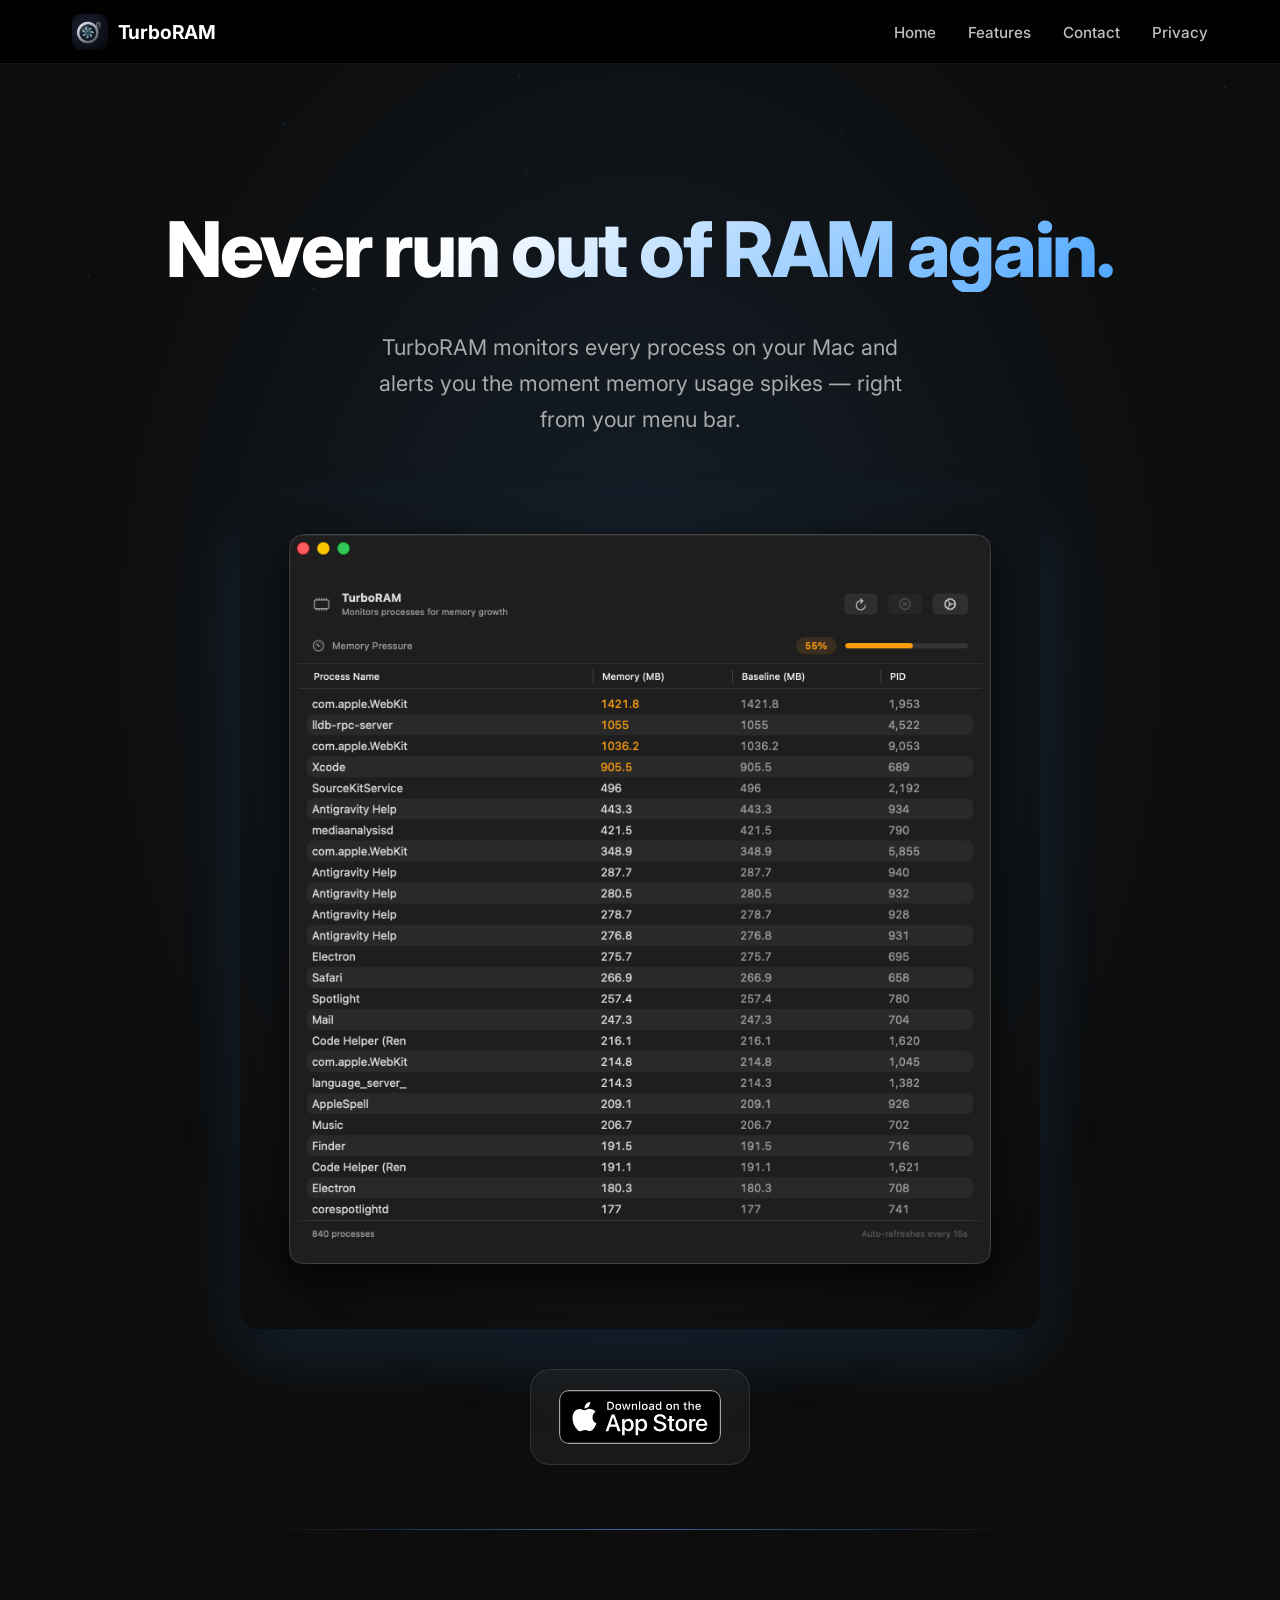
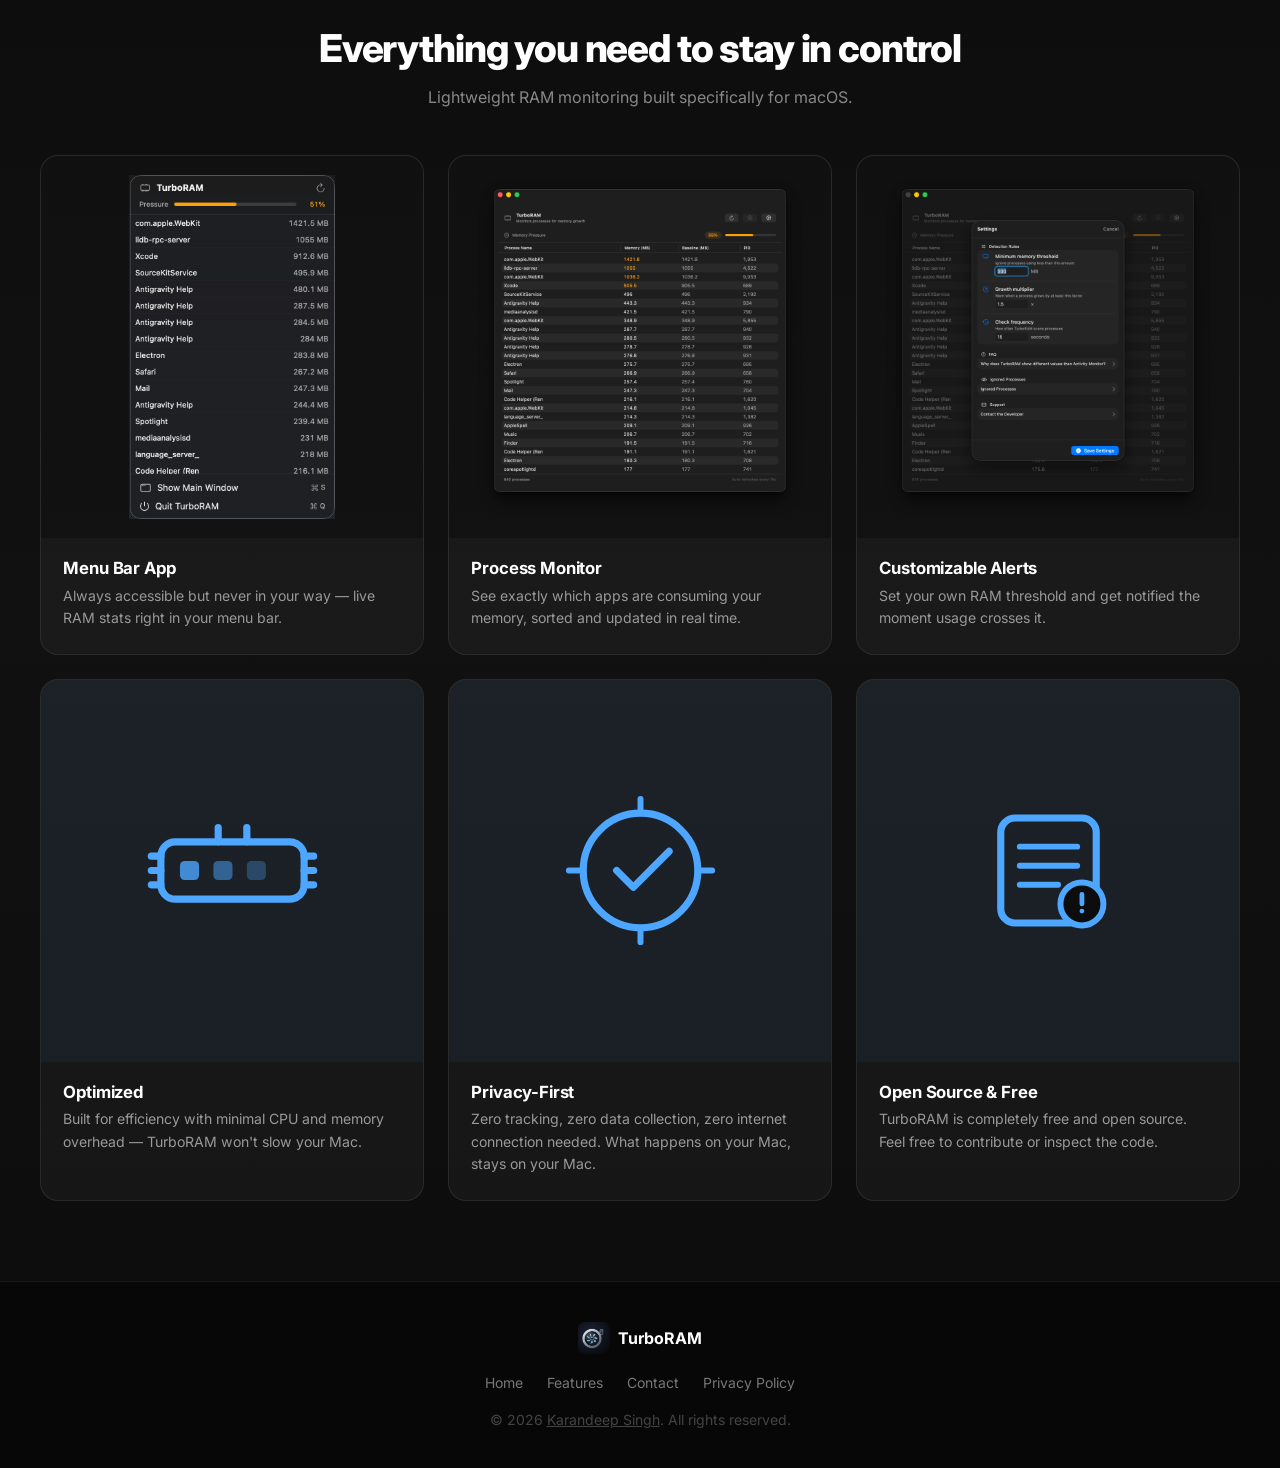
<file: docs/index.html>
<!doctype html>
<html lang="en">

<head>
    <meta charset="utf-8">
    <meta name="viewport" content="width=device-width, initial-scale=1, shrink-to-fit=no">

    <!-- Favicon -->
    <link rel="icon" href="./assets/images/appIcon.webp">
    <link rel="apple-touch-icon" href="./assets/images/appIcon.webp">

    <!-- Primary Meta -->
    <title>TurboRAM - Smart RAM Management for Your Mac</title>
    <meta name="description"
        content="Always running out of RAM? TurboRAM monitors all your Mac processes and alerts you the moment memory usage spikes — right from the menu bar. Customizable, lightweight, and completely private.">
    <meta name="robots" content="index, follow">
    <meta name="author" content="TurboRAM">
    <meta name="keywords"
        content="RAM cleaner, memory manager, Mac RAM, menu bar app, memory monitor, macOS utility, process monitor, RAM alert, TurboRAM">
    <link rel="canonical" href="https://turboram.ksapps.com/">

    <!-- Preconnect for performance -->
    <link rel="preconnect" href="https://apps.apple.com">

    <!-- Open Graph / Facebook -->
    <meta property="og:type" content="website">
    <meta property="og:url" content="https://turboram.ksapps.com/">
    <meta property="og:title" content="TurboRAM - Smart RAM Management for Your Mac">
    <meta property="og:description"
        content="Always running out of RAM? TurboRAM monitors all your Mac processes and alerts you the moment memory usage spikes — right from the menu bar.">
    <meta property="og:image" content="https://turboram.ksapps.com/assets/images/TurboRAM_Main.png">
    <meta property="og:image:width" content="1200">
    <meta property="og:image:height" content="630">
    <meta property="og:site_name" content="TurboRAM">

    <!-- Twitter Card -->
    <meta name="twitter:card" content="summary_large_image">
    <meta name="twitter:title" content="TurboRAM - Smart RAM Management for Your Mac">
    <meta name="twitter:description"
        content="Always running out of RAM? TurboRAM monitors all your Mac processes and alerts you the moment memory usage spikes.">
    <meta name="twitter:image" content="https://turboram.ksapps.com/assets/images/TurboRAM_Main.png">

    <!-- Structured Data: SoftwareApplication -->
    <script type="application/ld+json">
    {
      "@context": "https://schema.org",
      "@type": "SoftwareApplication",
      "name": "TurboRAM",
      "operatingSystem": "macOS",
      "applicationCategory": "UtilitiesApplication",
      "description": "Always running out of RAM? TurboRAM monitors all your Mac processes and alerts you the moment memory usage spikes — right from the menu bar.",
      "offers": {
        "@type": "Offer",
        "price": "0",
        "priceCurrency": "USD"
      },
      "url": "https://turboram.ksapps.com/",
      "image": "https://turboram.ksapps.com/assets/images/appIcon.webp",
      "publisher": {
        "@type": "Organization",
        "name": "TurboRAM"
      }
    }
    </script>

    <link rel="stylesheet" href="styles/styles.css">
    <link rel="stylesheet" href="styles/index.css">
</head>

<body>
    <!-- Animated background particles -->
    <div class="particles">
        <div class="particle" style="left: 10%; animation-delay: 0s;"></div>
        <div class="particle" style="left: 20%; animation-delay: 1s;"></div>
        <div class="particle" style="left: 30%; animation-delay: 2s;"></div>
        <div class="particle" style="left: 40%; animation-delay: 3s;"></div>
        <div class="particle" style="left: 50%; animation-delay: 4s;"></div>
        <div class="particle" style="left: 60%; animation-delay: 5s;"></div>
        <div class="particle" style="left: 70%; animation-delay: 2s;"></div>
        <div class="particle" style="left: 80%; animation-delay: 3s;"></div>
        <div class="particle" style="left: 90%; animation-delay: 1s;"></div>
    </div>

    <!-- Navigation -->
    <nav id="navbar" style="position: relative;">
        <div class="nav-container">
            <a class="logo" href="#">
                <img src="./assets/images/appIcon.webp" alt="TurboRAM Icon">
                <span>TurboRAM</span>
            </a>
            <ul class="nav-links" id="navLinks">
                <li><a href="#">Home</a></li>
                <li><a href="#features">Features</a></li>
                <li><a href="Contact">Contact</a></li>
                <li><a href="PrivacyPolicy">Privacy</a></li>
            </ul>
            <button class="nav-toggle" id="navToggle" aria-label="Toggle navigation" aria-expanded="false">
                <span></span>
                <span></span>
                <span></span>
            </button>
        </div>
    </nav>

    <!-- Hero Section -->
    <section id="home" class="hero">
        <h1>Never run out of RAM again.</h1>
        <h2>TurboRAM monitors every process on your Mac and alerts you the moment memory usage spikes — right from your
            menu bar.</h2>
        <img src="./assets/images/TurboRAM_Main.png" alt="TurboRAM app showing memory usage overview on macOS"
            class="hero-image" width="800" height="533" fetchpriority="high">

        <div class="download-section">
            <a href="https://apps.apple.com/app/turboram" rel="noopener noreferrer" target="_blank">
                <img src="./assets/images/AppStore.svg" class="download-link" alt="Download on the Mac App Store">
            </a>
        </div>
    </section>

    <!-- Features Section -->
    <section id="features" class="features">
        <div class="features-container">
            <h2 class="features-heading">Everything you need to stay in control</h2>
            <p class="features-subheading">Lightweight RAM monitoring built specifically for macOS.</p>
            <div class="features-grid">
                <div class="feature-card loading">
                    <div class="feature-icon-wrapper">
                        <img src="./assets/images/TurboRAM_MenuBar.png"
                            alt="TurboRAM menu bar icon showing live memory usage" class="feature-icon" loading="lazy">
                    </div>
                    <div class="feature-content">
                        <h3>Menu Bar App</h3>
                        <p>Always accessible but never in your way — live RAM stats right in your menu bar.</p>
                    </div>
                </div>
                <div class="feature-card loading">
                    <div class="feature-icon-wrapper">
                        <img src="./assets/images/TurboRAM_Main.png"
                            alt="TurboRAM process list showing memory usage per app" class="feature-icon"
                            loading="lazy">
                    </div>
                    <div class="feature-content">
                        <h3>Process Monitor</h3>
                        <p>See exactly which apps are consuming your memory, sorted and updated in real time.</p>
                    </div>
                </div>
                <div class="feature-card loading">
                    <div class="feature-icon-wrapper">
                        <img src="./assets/images/TurboRAM_Settings.png"
                            alt="TurboRAM settings panel showing threshold and refresh frequency controls"
                            class="feature-icon" loading="lazy">
                    </div>
                    <div class="feature-content">
                        <h3>Customizable Alerts</h3>
                        <p>Set your own RAM threshold and get notified the moment usage crosses it.</p>
                    </div>
                </div>
                <div class="feature-card loading">
                    <div class="feature-icon-wrapper feature-icon-wrapper--text">
                        <svg viewBox="0 0 80 80" fill="none" xmlns="http://www.w3.org/2000/svg" class="feature-svg"
                            aria-hidden="true">
                            <rect x="10" y="28" width="60" height="24" rx="6" stroke="#4da6ff" stroke-width="3" />
                            <rect x="18" y="36" width="8" height="8" rx="2" fill="#4da6ff" opacity="0.8" />
                            <rect x="32" y="36" width="8" height="8" rx="2" fill="#4da6ff" opacity="0.5" />
                            <rect x="46" y="36" width="8" height="8" rx="2" fill="#4da6ff" opacity="0.3" />
                            <line x1="34" y1="28" x2="34" y2="22" stroke="#4da6ff" stroke-width="3"
                                stroke-linecap="round" />
                            <line x1="46" y1="28" x2="46" y2="22" stroke="#4da6ff" stroke-width="3"
                                stroke-linecap="round" />
                            <line x1="70" y1="34" x2="74" y2="34" stroke="#4da6ff" stroke-width="3"
                                stroke-linecap="round" />
                            <line x1="70" y1="40" x2="74" y2="40" stroke="#4da6ff" stroke-width="3"
                                stroke-linecap="round" />
                            <line x1="70" y1="46" x2="74" y2="46" stroke="#4da6ff" stroke-width="3"
                                stroke-linecap="round" />
                            <line x1="6" y1="34" x2="10" y2="34" stroke="#4da6ff" stroke-width="3"
                                stroke-linecap="round" />
                            <line x1="6" y1="40" x2="10" y2="40" stroke="#4da6ff" stroke-width="3"
                                stroke-linecap="round" />
                            <line x1="6" y1="46" x2="10" y2="46" stroke="#4da6ff" stroke-width="3"
                                stroke-linecap="round" />
                        </svg>
                    </div>
                    <div class="feature-content">
                        <h3>Optimized</h3>
                        <p>Built for efficiency with minimal CPU and memory overhead — TurboRAM won't slow your Mac.</p>
                    </div>
                </div>
                <div class="feature-card loading">
                    <div class="feature-icon-wrapper feature-icon-wrapper--text">
                        <svg viewBox="0 0 80 80" fill="none" xmlns="http://www.w3.org/2000/svg" class="feature-svg"
                            aria-hidden="true">
                            <circle cx="40" cy="40" r="24" stroke="#4da6ff" stroke-width="3" />
                            <path d="M30 40 L37 47 L52 32" stroke="#4da6ff" stroke-width="3" stroke-linecap="round"
                                stroke-linejoin="round" />
                            <path d="M40 16 L40 10" stroke="#4da6ff" stroke-width="2.5" stroke-linecap="round" />
                            <path d="M40 70 L40 64" stroke="#4da6ff" stroke-width="2.5" stroke-linecap="round" />
                            <path d="M16 40 L10 40" stroke="#4da6ff" stroke-width="2.5" stroke-linecap="round" />
                            <path d="M70 40 L64 40" stroke="#4da6ff" stroke-width="2.5" stroke-linecap="round" />
                        </svg>
                    </div>
                    <div class="feature-content">
                        <h3>Privacy-First</h3>
                        <p>Zero tracking, zero data collection, zero internet connection needed. What happens on your
                            Mac, stays on your Mac.</p>
                    </div>
                </div>
                <div class="feature-card loading">
                    <div class="feature-icon-wrapper feature-icon-wrapper--text">
                        <svg viewBox="0 0 80 80" fill="none" xmlns="http://www.w3.org/2000/svg" class="feature-svg"
                            aria-hidden="true">
                            <rect x="20" y="18" width="40" height="44" rx="6" stroke="#4da6ff" stroke-width="3" />
                            <line x1="28" y1="30" x2="52" y2="30" stroke="#4da6ff" stroke-width="2.5"
                                stroke-linecap="round" />
                            <line x1="28" y1="38" x2="52" y2="38" stroke="#4da6ff" stroke-width="2.5"
                                stroke-linecap="round" />
                            <line x1="28" y1="46" x2="44" y2="46" stroke="#4da6ff" stroke-width="2.5"
                                stroke-linecap="round" />
                            <circle cx="54" cy="54" r="9" fill="#0d0d0d" stroke="#4da6ff" stroke-width="2.5" />
                            <line x1="54" y1="50" x2="54" y2="54" stroke="#4da6ff" stroke-width="2"
                                stroke-linecap="round" />
                            <circle cx="54" cy="57" r="1" fill="#4da6ff" />
                        </svg>
                    </div>
                    <div class="feature-content">
                        <h3>Open Source &amp; Free</h3>
                        <p>TurboRAM is completely free and open source. Feel free to contribute or inspect the code.</p>
                    </div>
                </div>
            </div>
        </div>
    </section>

    <!-- Footer -->
    <footer class="site-footer">
        <div class="footer-container">
            <div class="footer-logo">
                <img src="./assets/images/appIcon.webp" alt="TurboRAM app icon" width="32" height="32">
                <span>TurboRAM</span>
            </div>
            <nav class="footer-links" aria-label="Footer navigation">
                <a href="#">Home</a>
                <a href="#features">Features</a>
                <a href="Contact">Contact</a>
                <a href="PrivacyPolicy">Privacy Policy</a>
            </nav>
            <p class="footer-copy">&copy; <span id="footer-year"></span> <a href="https://ksapps.com"
                    style="color: inherit; text-decoration: underline;">Karandeep Singh</a>. All rights reserved.</p>
        </div>
    </footer>

    <script src="scripts/index.js"></script>
    <script>
        // Hamburger menu toggle
        const navToggle = document.getElementById('navToggle');
        const navLinks = document.getElementById('navLinks');
        navToggle.addEventListener('click', () => {
            const isOpen = navLinks.classList.toggle('open');
            navToggle.classList.toggle('open', isOpen);
            navToggle.setAttribute('aria-expanded', isOpen);
        });
        // Close mobile menu when a link is clicked
        navLinks.querySelectorAll('a').forEach(link => {
            link.addEventListener('click', () => {
                navLinks.classList.remove('open');
                navToggle.classList.remove('open');
                navToggle.setAttribute('aria-expanded', 'false');
            });
        });
    </script>
</body>

</html>
</file>
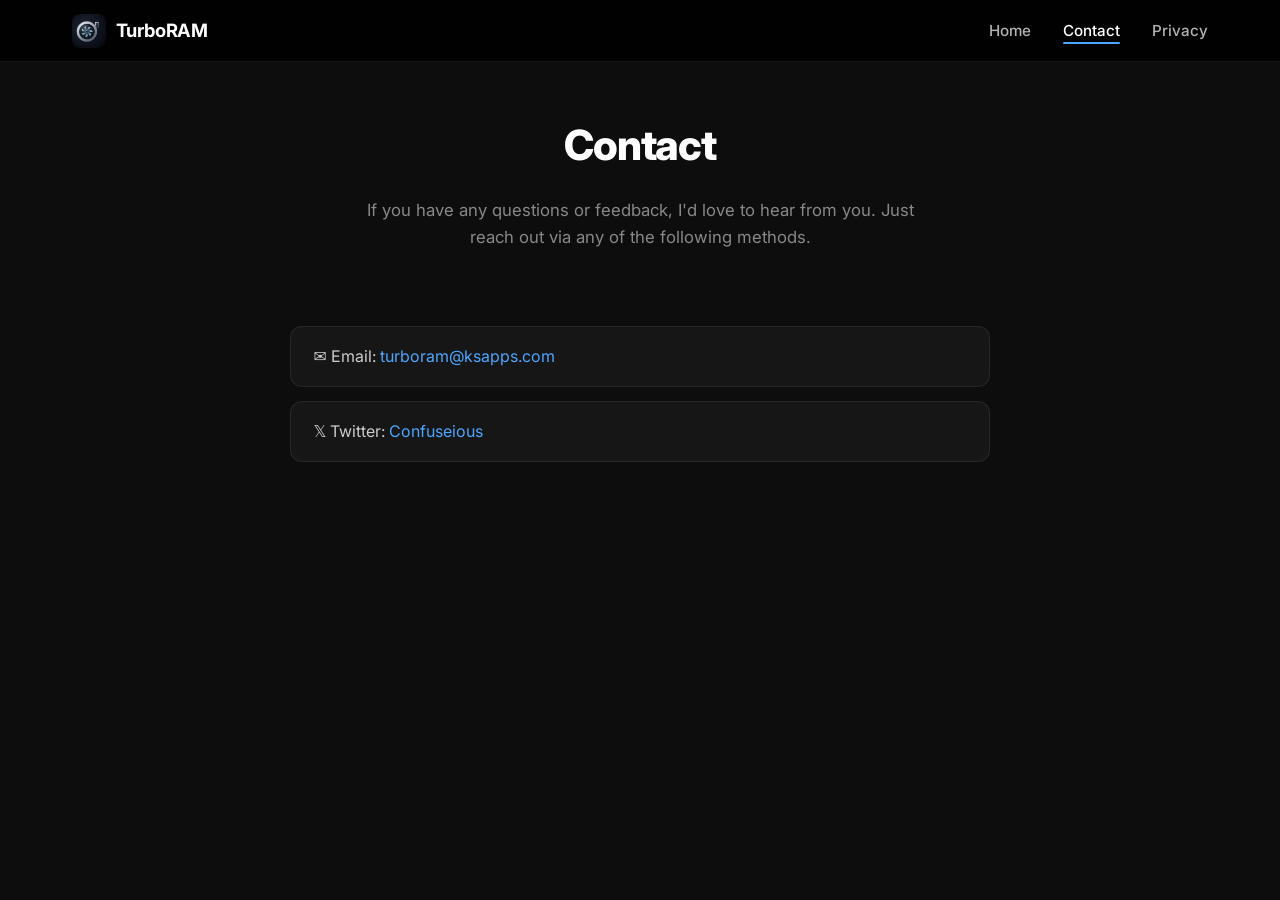
<file: docs/Contact.html>
<!DOCTYPE html>
<html lang="en">

<head>
    <meta charset="utf-8" />
    <meta name="viewport" content="width=device-width, initial-scale=1, shrink-to-fit=no" />

    <link rel="icon" href="./assets/images/appIcon.webp" />
    <title>TurboRAM - Contact</title>
    <meta name="description"
        content="Contact the developer of TurboRAM — smart RAM monitoring for your Mac, right from the menu bar.">
    <meta property="og:title" content="TurboRAM - Contact">
    <link rel="canonical" href="https://turboram.ksapps.com/Contact" />

    <link rel="stylesheet" href="styles/nav.css">
    <link rel="stylesheet" href="styles/contact.css">
</head>

<body>
    <nav class="site-nav" style="position: relative;">
        <div class="nav-container">
            <a class="nav-logo" href="index.html">
                <img src="./assets/images/appIcon.webp" alt="TurboRAM Icon" width="34" height="34">
                <span>TurboRAM</span>
            </a>
            <ul class="nav-links" id="navLinks">
                <li><a href="index.html">Home</a></li>
                <li><a href="Contact" class="active">Contact</a></li>
                <li><a href="PrivacyPolicy">Privacy</a></li>
            </ul>
            <button class="nav-toggle" id="navToggle" aria-label="Toggle navigation" aria-expanded="false">
                <span></span>
                <span></span>
                <span></span>
            </button>
        </div>
    </nav>

    <div class="mainContainer">
        <div class="container">
            <h1>Contact</h1>
            <h3 id="contactText">
                If you have any questions or feedback, I'd love to hear from you. Just reach out via any of the
                following methods.
            </h3>
            <br />
            <div class="contactMethods">
                <p class="contactMethod">✉️ Email: <a href="mailto:turboram@ksapps.com">turboram@ksapps.com</a></p>
                <p class="contactMethod">𝕏 Twitter: <a href="https://twitter.com/confuseious">Confuseious</a></p>
            </div>
        </div>
    </div>

    <script>
        const navToggle = document.getElementById('navToggle');
        const navLinks = document.getElementById('navLinks');
        navToggle.addEventListener('click', () => {
            const isOpen = navLinks.classList.toggle('open');
            navToggle.classList.toggle('open', isOpen);
            navToggle.setAttribute('aria-expanded', isOpen);
        });
        navLinks.querySelectorAll('a').forEach(link => {
            link.addEventListener('click', () => {
                navLinks.classList.remove('open');
                navToggle.classList.remove('open');
                navToggle.setAttribute('aria-expanded', 'false');
            });
        });
    </script>
</body>

</html>
</file>
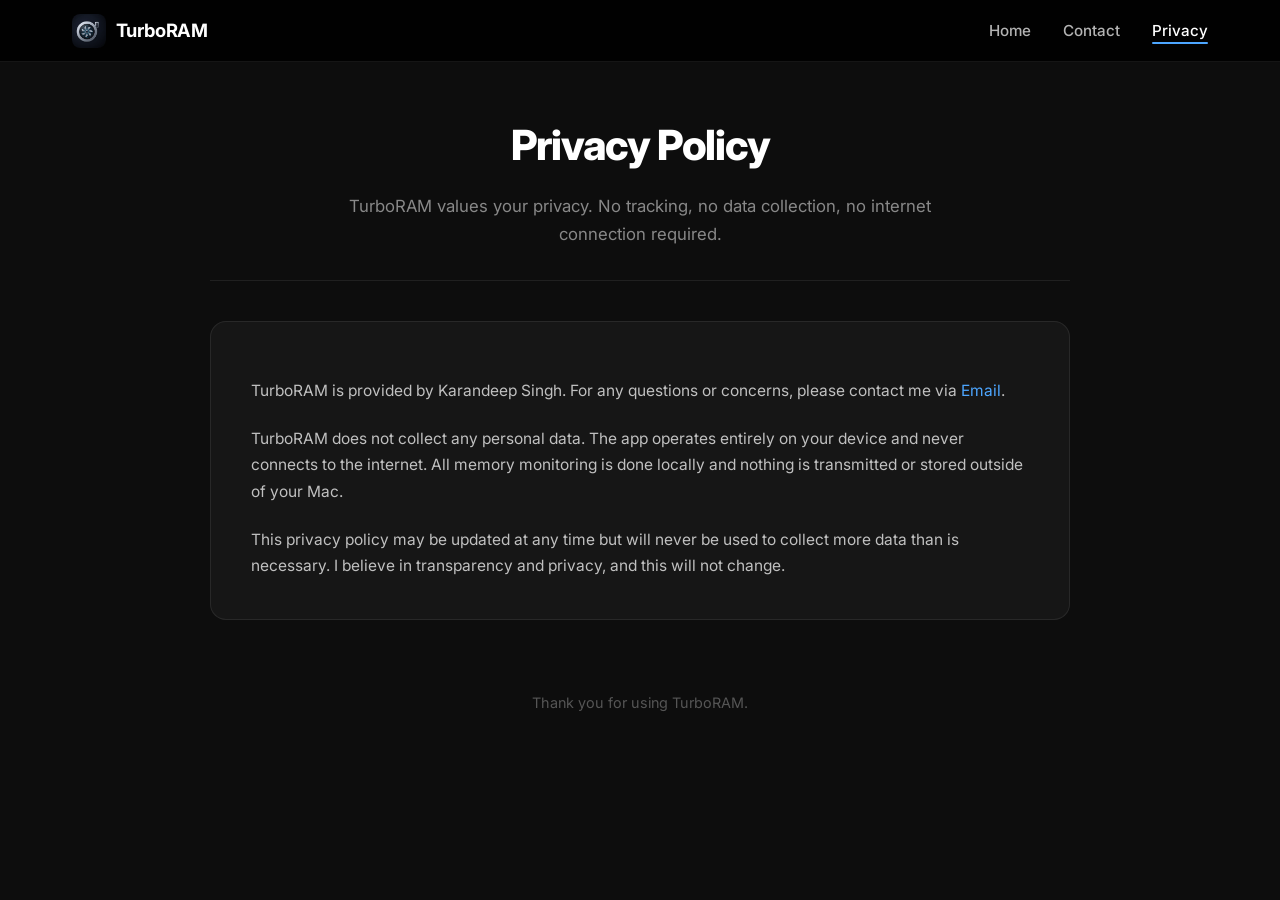
<file: docs/PrivacyPolicy.html>
<!DOCTYPE html>
<html lang="en">

<head>
    <meta charset="utf-8" />
    <meta name="viewport" content="width=device-width, initial-scale=1, shrink-to-fit=no" />

    <link rel="icon" href="./assets/images/appIcon.webp" />
    <title>TurboRAM - Privacy Policy</title>
    <meta name="description"
        content="Privacy Policy for TurboRAM — smart RAM monitoring for your Mac, right from the menu bar.">
    <meta property="og:title" content="TurboRAM - Privacy Policy">
    <link rel="canonical" href="https://turboram.ksapps.com/PrivacyPolicy" />

    <link rel="stylesheet" href="styles/nav.css">
    <link rel="stylesheet" href="styles/privacy.css">
</head>

<body>
    <nav class="site-nav" style="position: relative;">
        <div class="nav-container">
            <a class="nav-logo" href="index.html">
                <img src="./assets/images/appIcon.webp" alt="TurboRAM Icon" width="34" height="34">
                <span>TurboRAM</span>
            </a>
            <ul class="nav-links" id="navLinks">
                <li><a href="index.html">Home</a></li>
                <li><a href="Contact">Contact</a></li>
                <li><a href="PrivacyPolicy" class="active">Privacy</a></li>
            </ul>
            <button class="nav-toggle" id="navToggle" aria-label="Toggle navigation" aria-expanded="false">
                <span></span>
                <span></span>
                <span></span>
            </button>
        </div>
    </nav>

    <div class="privacy-container">
        <div class="privacy-header">
            <h1>Privacy Policy</h1>
            <p class="privacy-intro">
                TurboRAM values your privacy. No tracking, no data collection, no internet connection required.
            </p>
        </div>

        <div class="privacy-content">
            <p>TurboRAM is provided by Karandeep Singh. For any questions or concerns, please contact me via <a
                    href="mailto:turboram@ksapps.com">Email</a>.</p>
            <p>
                TurboRAM does not collect any personal data. The app operates entirely on your device and never
                connects to the internet. All memory monitoring is done locally and nothing is transmitted or stored
                outside of your Mac.
            </p>
            <p>
                This privacy policy may be updated at any time but will never be used to collect more data than is
                necessary. I believe in transparency and privacy, and this will not change.
            </p>
        </div>

        <div class="privacy-footer">
            <p>Thank you for using TurboRAM.</p>
        </div>
    </div>

    <script>
        const navToggle = document.getElementById('navToggle');
        const navLinks = document.getElementById('navLinks');
        navToggle.addEventListener('click', () => {
            const isOpen = navLinks.classList.toggle('open');
            navToggle.classList.toggle('open', isOpen);
            navToggle.setAttribute('aria-expanded', isOpen);
        });
        navLinks.querySelectorAll('a').forEach(link => {
            link.addEventListener('click', () => {
                navLinks.classList.remove('open');
                navToggle.classList.remove('open');
                navToggle.setAttribute('aria-expanded', 'false');
            });
        });
    </script>
</body>

</html>
</file>
<file: docs/styles/styles.css>
/* Global base — applied to all pages */
*, *::before, *::after {
  box-sizing: border-box;
}

html {
  scroll-behavior: smooth;
}

body {
  margin: 0;
  padding: 0;
  background-color: #0d0d0d;
  color: #d4d4d4;
}
</file>
<file: docs/styles/index.css>
/* ===========================
   Google Font
   =========================== */
@import url('https://fonts.googleapis.com/css2?family=Inter:wght@400;500;600;700;800&display=swap');

* {
  box-sizing: border-box;
}

html,
body {
  font-family: 'Inter', system-ui, -apple-system, BlinkMacSystemFont, 'Segoe UI', sans-serif;
}

/* ===========================
   Animated background particles
   =========================== */
.particles {
  position: fixed;
  top: 0;
  left: 0;
  width: 100%;
  height: 100%;
  z-index: -1;
  opacity: 0.15;
  pointer-events: none;
}

.particle {
  position: absolute;
  width: 2px;
  height: 2px;
  background: #4da6ff;
  border-radius: 50%;
  animation: float 6s ease-in-out infinite;
}

@keyframes float {
  0%,
  100% {
    transform: translateY(0px) rotate(0deg);
  }
  50% {
    transform: translateY(-20px) rotate(180deg);
  }
}

/* ===========================
   Navigation
   =========================== */
nav#navbar {
  width: 100%;
  position: sticky;
  top: 0;
  z-index: 100;
  background: rgba(0, 0, 0, 0.85);
  backdrop-filter: blur(14px);
  -webkit-backdrop-filter: blur(14px);
  border-bottom: 1px solid rgba(255, 255, 255, 0.08);
}

.nav-container {
  max-width: 1200px;
  margin: 0 auto;
  display: flex;
  justify-content: space-between;
  align-items: center;
  padding: 0.85rem 2rem;
}

.logo {
  display: flex;
  align-items: center;
  gap: 0.6rem;
  text-decoration: none;
}

.logo img {
  width: 36px;
  height: 36px;
  border-radius: 8px;
  transition: transform 0.3s ease;
}

.logo:hover img {
  transform: scale(1.1);
}

.logo span {
  font-size: 1.2rem;
  font-weight: 700;
  color: #ffffff;
  letter-spacing: -0.01em;
}

/* Desktop nav links */
.nav-links {
  display: flex;
  list-style: none;
  gap: 2rem;
  margin: 0;
  padding: 0;
}

.nav-links a {
  color: rgba(255, 255, 255, 0.75);
  text-decoration: none;
  font-size: 0.95rem;
  font-weight: 500;
  transition: color 0.2s ease;
  position: relative;
}

.nav-links a::after {
  content: '';
  position: absolute;
  bottom: -4px;
  left: 0;
  width: 0;
  height: 2px;
  background: #4da6ff;
  border-radius: 2px;
  transition: width 0.25s ease;
}

.nav-links a:hover {
  color: #ffffff;
}

.nav-links a:hover::after {
  width: 100%;
}

/* Hamburger button — hidden on desktop */
.nav-toggle {
  display: none;
  flex-direction: column;
  justify-content: center;
  gap: 5px;
  background: none;
  border: none;
  cursor: pointer;
  padding: 4px;
  width: 36px;
  height: 36px;
}

.nav-toggle span {
  display: block;
  width: 24px;
  height: 2px;
  background: rgba(255, 255, 255, 0.85);
  border-radius: 2px;
  transition: all 0.3s ease;
  transform-origin: center;
}

/* Hamburger open state */
.nav-toggle.open span:nth-child(1) {
  transform: translateY(7px) rotate(45deg);
}
.nav-toggle.open span:nth-child(2) {
  opacity: 0;
  transform: scaleX(0);
}
.nav-toggle.open span:nth-child(3) {
  transform: translateY(-7px) rotate(-45deg);
}

/* ===========================
   Hero Section
   =========================== */
.hero {
  min-height: 100vh;
  display: flex;
  flex-direction: column;
  justify-content: center;
  align-items: center;
  text-align: center;
  padding: 5rem 2rem 4rem;
  position: relative;
}

.hero::before {
  content: '';
  position: absolute;
  top: 0;
  left: 0;
  right: 0;
  bottom: 0;
  background: radial-gradient(ellipse at 50% 40%, rgba(77, 166, 255, 0.12) 0%, transparent 65%);
  z-index: -1;
}

.hero h1 {
  font-size: clamp(2.4rem, 6vw, 5rem);
  font-weight: 800;
  background: linear-gradient(135deg, #ffffff 30%, #4da6ff 100%);
  -webkit-background-clip: text;
  -webkit-text-fill-color: transparent;
  background-clip: text;
  margin-bottom: 1.25rem;
  line-height: 1.1;
  letter-spacing: -0.03em;
  animation: fadeInUp 0.8s ease-out both;
}

.hero h2 {
  font-size: clamp(1rem, 2.5vw, 1.35rem);
  color: #aaaaaa;
  margin-bottom: 2.5rem;
  max-width: 560px;
  line-height: 1.65;
  font-weight: 400;
  animation: fadeInUp 0.8s ease-out 0.2s both;
}

@keyframes fadeInUp {
  from {
    opacity: 0;
    transform: translateY(24px);
  }
  to {
    opacity: 1;
    transform: translateY(0);
  }
}

.hero-image {
  width: 100%;
  max-width: 800px;
  height: auto;
  margin: 1.5rem 0 2rem;
  border-radius: 20px;
  box-shadow: 0 24px 60px rgba(77, 166, 255, 0.15), 0 8px 24px rgba(0, 0, 0, 0.5);
  animation: fadeInUp 0.8s ease-out 0.4s both;
  transition: transform 0.35s ease, box-shadow 0.35s ease;
}

.hero-image:hover {
  transform: scale(1.02);
  box-shadow: 0 32px 70px rgba(77, 166, 255, 0.22), 0 12px 32px rgba(0, 0, 0, 0.5);
}

/* ===========================
   Download Section
   =========================== */
.download-section {
  display: flex;
  flex-wrap: wrap;
  gap: 1rem;
  justify-content: center;
  align-items: center;
  margin-top: 0.5rem;
  padding: 1.25rem 1.75rem;
  background: rgba(255, 255, 255, 0.05);
  border-radius: 20px;
  border: 1px solid rgba(255, 255, 255, 0.1);
  backdrop-filter: blur(10px);
  animation: fadeInUp 0.8s ease-out 0.6s both;
}

.download-link {
  height: 54px;
  transition: transform 0.25s ease, box-shadow 0.25s ease;
  border-radius: 10px;
  display: block;
}

.download-link:hover {
  transform: translateY(-4px);
  box-shadow: 0 10px 24px rgba(77, 166, 255, 0.25);
}

/* ===========================
   Features Section
   =========================== */
.features {
  padding: 6rem 2rem 5rem;
  background: linear-gradient(180deg, #0d0d0d 0%, #111111 50%, #0d0d0d 100%);
  position: relative;
}

.features::before {
  content: '';
  position: absolute;
  top: 0;
  left: 50%;
  transform: translateX(-50%);
  width: 60%;
  height: 1px;
  background: linear-gradient(90deg, transparent, rgba(77, 166, 255, 0.6), transparent);
}

.features-container {
  max-width: 1200px;
  margin: 0 auto;
}

.features-heading {
  text-align: center;
  font-size: clamp(1.6rem, 3.5vw, 2.4rem);
  font-weight: 800;
  color: #ffffff;
  margin: 0 0 0.75rem;
  letter-spacing: -0.03em;
}

.features-subheading {
  text-align: center;
  color: #888;
  font-size: 1rem;
  margin-bottom: 3rem;
  font-weight: 400;
}

/* Features grid — 3 columns on wide, 2 on medium, 1 on mobile */
.features-grid {
  display: grid;
  grid-template-columns: repeat(3, 1fr);
  gap: 1.5rem;
}

/* Feature card — vertical image-on-top layout */
.feature-card {
  background: rgba(255, 255, 255, 0.04);
  border-radius: 18px;
  overflow: hidden;
  border: 1px solid rgba(255, 255, 255, 0.08);
  transition: transform 0.3s ease, box-shadow 0.3s ease, border-color 0.3s ease;
  position: relative;
  display: flex;
  flex-direction: column;
}

.feature-card::after {
  content: '';
  position: absolute;
  inset: 0;
  background: linear-gradient(135deg, rgba(77, 166, 255, 0.07) 0%, transparent 60%);
  opacity: 0;
  transition: opacity 0.3s ease;
  pointer-events: none;
  border-radius: inherit;
}

.feature-card:hover::after {
  opacity: 1;
}

.feature-card:hover {
  transform: translateY(-6px);
  box-shadow: 0 20px 48px rgba(77, 166, 255, 0.15);
  border-color: rgba(77, 166, 255, 0.25);
}

/* Image area — square crop */
.feature-icon-wrapper {
  width: 100%;
  aspect-ratio: 1 / 1;
  overflow: hidden;
  background: rgba(0, 0, 0, 0.3);
}

/* Variant for SVG illustration cards */
.feature-icon-wrapper--text {
  display: flex;
  align-items: center;
  justify-content: center;
  background: rgba(77, 166, 255, 0.06);
}

.feature-svg {
  width: 50%;
  height: 50%;
}

.feature-icon {
  width: 100%;
  height: 100%;
  padding: 5%;
  object-fit: contain;
  display: block;
  transition: transform 0.4s ease;
}

.feature-card:hover .feature-icon {
  transform: scale(1.05);
}

/* Text content area */
.feature-content {
  padding: 1.25rem 1.4rem 1.5rem;
  display: flex;
  flex-direction: column;
  gap: 0.4rem;
  flex: 1;
}

.feature-content h3 {
  font-size: 1.05rem;
  font-weight: 700;
  color: #ffffff;
  margin: 0;
  letter-spacing: -0.01em;
}

.feature-content p {
  color: #999999;
  line-height: 1.6;
  font-size: 0.88rem;
  margin: 0;
}

/* ===========================
   Card reveal animation
   =========================== */
.feature-card.loading {
  opacity: 0;
  transform: translateY(20px);
}

.feature-card.loading.visible {
  animation: cardFadeIn 0.5s ease-out forwards;
}

@keyframes cardFadeIn {
  to {
    opacity: 1;
    transform: translateY(0);
  }
}

/* ===========================
   Smooth scrolling
   =========================== */
html {
  scroll-behavior: smooth;
}

/* ===========================
   Site Footer
   =========================== */
.site-footer {
  background: #070707;
  border-top: 1px solid rgba(255, 255, 255, 0.06);
  padding: 2.5rem 2rem;
  color: #888;
  font-size: 0.875rem;
}

.footer-container {
  max-width: 1200px;
  margin: 0 auto;
  display: flex;
  flex-direction: column;
  align-items: center;
  gap: 1.25rem;
  text-align: center;
}

.footer-logo {
  display: flex;
  align-items: center;
  gap: 0.5rem;
}

.footer-logo img {
  border-radius: 6px;
}

.footer-logo span {
  font-size: 1rem;
  font-weight: 700;
  color: #ffffff;
}

.footer-links {
  display: flex;
  flex-wrap: wrap;
  justify-content: center;
  gap: 0.25rem 1.5rem;
}

.footer-links a {
  color: #777;
  text-decoration: none;
  transition: color 0.2s ease;
}

.footer-links a:hover {
  color: #4da6ff;
}

.footer-copy {
  margin: 0;
  color: #444;
}

/* ===========================
   Responsive — Tablet (≤ 960px)
   =========================== */
@media (max-width: 960px) {
  .features-grid {
    grid-template-columns: repeat(2, 1fr);
  }
}

/* ===========================
   Responsive — Mobile (≤ 680px)
   =========================== */
@media (max-width: 680px) {
  /* Show hamburger, hide desktop links */
  .nav-toggle {
    display: flex;
  }

  .nav-links {
    display: none;
    position: absolute;
    top: 100%;
    left: 0;
    right: 0;
    flex-direction: column;
    gap: 0;
    background: rgba(0, 0, 0, 0.97);
    border-bottom: 1px solid rgba(255, 255, 255, 0.08);
    padding: 0.5rem 0 1rem;
  }

  .nav-links.open {
    display: flex;
  }

  .nav-links li {
    list-style: none;
  }

  .nav-links a {
    display: block;
    padding: 0.8rem 2rem;
    font-size: 1rem;
    color: rgba(255, 255, 255, 0.85);
  }

  .nav-links a::after {
    display: none;
  }

  .nav-links a:hover {
    background: rgba(255, 255, 255, 0.05);
    color: #ffffff;
  }

  /* Hero adjustments */
  .hero {
    padding: 4rem 1.25rem 3rem;
  }

  /* Features */
  .features {
    padding: 4rem 1.25rem 3.5rem;
  }

  .features-grid {
    grid-template-columns: 1fr;
    gap: 1.25rem;
  }

  /* Download section */
  .download-section {
    flex-direction: column;
    align-items: center;
    padding: 1rem 1.25rem;
  }
}

@media (max-width: 400px) {
  .nav-container {
    padding: 0.75rem 1.25rem;
  }

  .feature-content {
    padding: 1rem 1.1rem 1.25rem;
  }
}
</file>
<file: docs/styles/nav.css>
/* ===========================
   Shared Dark Nav — sub-pages
   =========================== */
@import url('https://fonts.googleapis.com/css2?family=Inter:wght@400;500;600;700&display=swap');

* {
  box-sizing: border-box;
}

html,
body {
  font-family: 'Inter', system-ui, -apple-system, BlinkMacSystemFont, 'Segoe UI', sans-serif;
  margin: 0;
  padding: 0;
}

/* ----- Nav shell ----- */
nav.site-nav {
  position: sticky;
  top: 0;
  z-index: 100;
  width: 100%;
  background: rgba(0, 0, 0, 0.9);
  backdrop-filter: blur(14px);
  -webkit-backdrop-filter: blur(14px);
  border-bottom: 1px solid rgba(255, 255, 255, 0.08);
}

.nav-container {
  max-width: 1200px;
  margin: 0 auto;
  display: flex;
  justify-content: space-between;
  align-items: center;
  padding: 0.85rem 2rem;
  position: relative;
}

/* ----- Logo ----- */
.nav-logo {
  display: flex;
  align-items: center;
  gap: 0.6rem;
  text-decoration: none;
}

.nav-logo img {
  width: 34px;
  height: 34px;
  border-radius: 8px;
  transition: transform 0.3s ease;
}

.nav-logo:hover img {
  transform: scale(1.08);
}

.nav-logo span {
  font-size: 1.15rem;
  font-weight: 700;
  color: #ffffff;
  letter-spacing: -0.01em;
}

/* ----- Link list ----- */
.nav-links {
  display: flex;
  list-style: none;
  gap: 2rem;
  margin: 0;
  padding: 0;
}

.nav-links a {
  color: rgba(255, 255, 255, 0.7);
  text-decoration: none;
  font-size: 0.95rem;
  font-weight: 500;
  transition: color 0.2s ease;
  position: relative;
}

.nav-links a::after {
  content: '';
  position: absolute;
  bottom: -4px;
  left: 0;
  width: 0;
  height: 2px;
  background: #4da6ff;
  border-radius: 2px;
  transition: width 0.25s ease;
}

.nav-links a:hover {
  color: #ffffff;
}

.nav-links a:hover::after {
  width: 100%;
}

.nav-links a.active {
  color: #ffffff;
}

.nav-links a.active::after {
  width: 100%;
  background: #4da6ff;
}

/* ----- Hamburger button — hidden desktop ----- */
.nav-toggle {
  display: none;
  flex-direction: column;
  justify-content: center;
  gap: 5px;
  background: none;
  border: none;
  cursor: pointer;
  padding: 4px;
  width: 36px;
  height: 36px;
}

.nav-toggle span {
  display: block;
  width: 24px;
  height: 2px;
  background: rgba(255, 255, 255, 0.85);
  border-radius: 2px;
  transition: all 0.3s ease;
  transform-origin: center;
}

.nav-toggle.open span:nth-child(1) {
  transform: translateY(7px) rotate(45deg);
}
.nav-toggle.open span:nth-child(2) {
  opacity: 0;
  transform: scaleX(0);
}
.nav-toggle.open span:nth-child(3) {
  transform: translateY(-7px) rotate(-45deg);
}

/* ===========================
   Responsive — Mobile (≤ 680px)
   =========================== */
@media (max-width: 680px) {
  .nav-toggle {
    display: flex;
  }

  .nav-links {
    display: none;
    position: absolute;
    top: 100%;
    left: 0;
    right: 0;
    flex-direction: column;
    gap: 0;
    background: rgba(0, 0, 0, 0.97);
    border-bottom: 1px solid rgba(255, 255, 255, 0.08);
    padding: 0.5rem 0 1rem;
  }

  .nav-links.open {
    display: flex;
  }

  .nav-links li {
    list-style: none;
  }

  .nav-links a {
    display: block;
    padding: 0.8rem 2rem;
    font-size: 1rem;
    color: rgba(255, 255, 255, 0.85);
  }

  .nav-links a::after {
    display: none;
  }

  .nav-links a:hover {
    background: rgba(255, 255, 255, 0.05);
    color: #ffffff;
  }

  .nav-container {
    padding: 0.75rem 1.25rem;
  }
}
</file>
<file: docs/styles/contact.css>
/* Contact — dark theme */
body {
    background-color: #0d0d0d;
    color: #d4d4d4;
    line-height: 1.7;
}

.mainContainer {
    display: flex;
    flex-direction: column;
    align-items: center;
    padding: 3rem 1.5rem 4rem;
}

.container {
    width: 100%;
    max-width: 700px;
}

h1 {
    font-size: clamp(1.8rem, 4vw, 2.6rem);
    font-weight: 800;
    color: #ffffff;
    margin: 0 0 1rem;
    letter-spacing: -0.03em;
    text-align: center;
}

#contactText {
    text-align: center;
    font-size: 1.05rem;
    font-weight: 400;
    color: #888;
    margin: 0 0 2rem;
    max-width: 560px;
    margin-left: auto;
    margin-right: auto;
    line-height: 1.6;
}

.contactMethods {
    display: flex;
    flex-direction: column;
    gap: 0.85rem;
    margin-top: 1rem;
}

.contactMethod {
    background: rgba(255, 255, 255, 0.04);
    border: 1px solid rgba(255, 255, 255, 0.08);
    border-radius: 12px;
    padding: 1rem 1.4rem;
    font-size: 1rem;
    color: #cccccc;
    margin: 0;
    transition: border-color 0.2s ease, background 0.2s ease;
}

.contactMethod:hover {
    border-color: rgba(77, 166, 255, 0.25);
    background: rgba(77, 166, 255, 0.04);
}

.contactMethod a {
    color: #4da6ff;
    text-decoration: none;
    transition: opacity 0.2s;
}

.contactMethod a:hover {
    opacity: 0.8;
    text-decoration: underline;
}

@media (max-width: 480px) {
    .mainContainer {
        padding: 2rem 1rem 3rem;
    }
}
</file>
<file: docs/styles/privacy.css>
/* Privacy Policy — dark theme */
body {
    background-color: #0d0d0d;
    color: #d4d4d4;
    line-height: 1.7;
}

.privacy-container {
    width: 90%;
    max-width: 860px;
    margin: 0 auto;
    padding: 3rem 0 4rem;
}

/* Header */
.privacy-header {
    text-align: center;
    margin-bottom: 2.5rem;
    padding-bottom: 2rem;
    border-bottom: 1px solid rgba(255, 255, 255, 0.08);
}

.privacy-header h1 {
    font-size: clamp(1.8rem, 4vw, 2.6rem);
    font-weight: 800;
    color: #ffffff;
    margin: 0 0 0.75rem;
    letter-spacing: -0.03em;
}

.privacy-intro {
    font-size: 1.05rem;
    color: #888;
    max-width: 600px;
    margin: 0 auto;
    line-height: 1.65;
}

/* Content card */
.privacy-content {
    background: rgba(255, 255, 255, 0.04);
    border: 1px solid rgba(255, 255, 255, 0.08);
    padding: 2.5rem;
    border-radius: 16px;
    margin-bottom: 2rem;
}

.privacy-content p {
    margin-bottom: 1.35rem;
    font-size: 0.97rem;
    color: #c0c0c0;
}

.privacy-content p:last-child {
    margin-bottom: 0;
}

.privacy-content a {
    color: #4da6ff;
    text-decoration: none;
    transition: opacity 0.2s;
}

.privacy-content a:hover {
    opacity: 0.8;
    text-decoration: underline;
}

/* Footer note */
.privacy-footer {
    text-align: center;
    padding: 1.5rem 0;
    color: #555;
    font-size: 0.9rem;
}

/* Responsive */
@media (max-width: 680px) {
    .privacy-container {
        padding: 2rem 0 3rem;
    }

    .privacy-content {
        padding: 1.5rem;
    }

    .privacy-header h1 {
        font-size: 1.75rem;
    }
}
</file>
